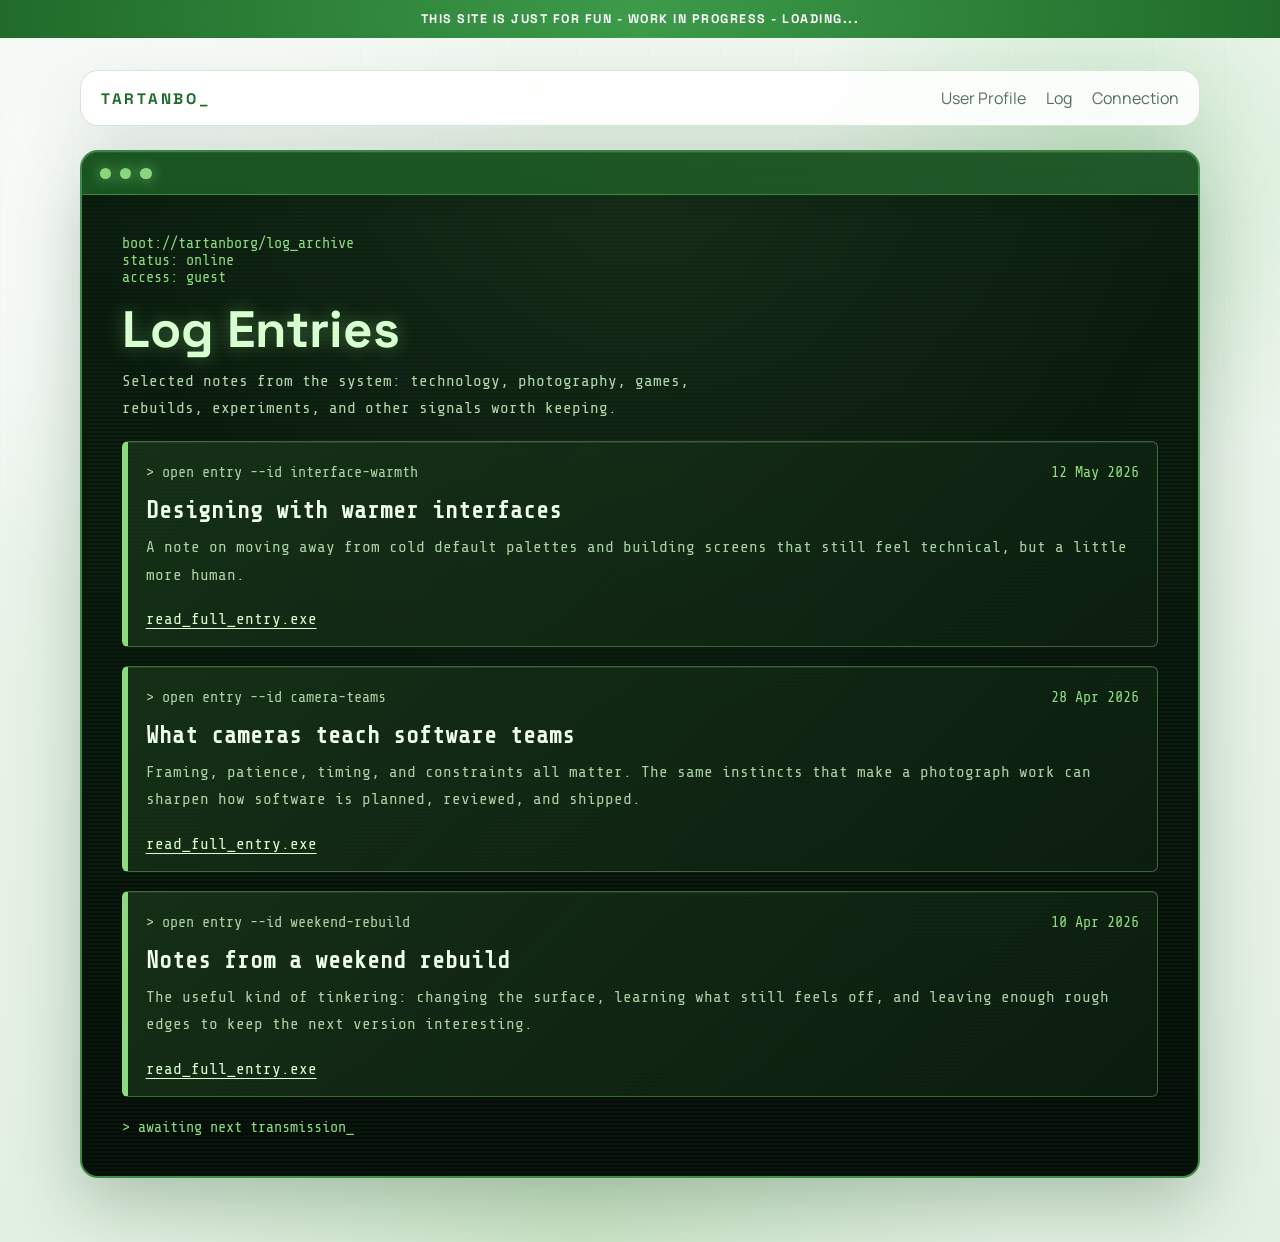
<file: log.html>
<!DOCTYPE html>
<html lang="en">
  <head>
    <meta charset="UTF-8" />
    <meta name="viewport" content="width=device-width, initial-scale=1.0" />
    <meta
      name="description"
      content="Log entries from tartanborg, presented as an old school computer console."
    />
    <title>tartanborg log</title>
    <link rel="preconnect" href="https://fonts.googleapis.com" />
    <link rel="preconnect" href="https://fonts.gstatic.com" crossorigin />
    <link
      href="https://fonts.googleapis.com/css2?family=Manrope:wght@400;500;600;700;800&family=Space+Grotesk:wght@500;700&family=Share+Tech+Mono&display=swap"
      rel="stylesheet"
    />
    <link rel="stylesheet" href="styles.css" />
    <script src="script.js" defer></script>
  </head>
  <body>
    <div class="top-banner">This site is just for fun - WORK IN PROGRESS - LOADING...</div>

    <div class="page-shell">
      <header class="site-header">
        <a class="brand" href="index.html" data-brand-text="tartanborg">tartanborg</a>
        <nav class="site-nav" aria-label="Primary">
          <a href="index.html#about">User Profile</a>
          <a href="log.html" aria-current="page">Log</a>
          <a href="index.html#connect">Connection</a>
        </nav>
      </header>

      <main class="terminal-page">
        <section class="terminal-window" aria-labelledby="log-title">
          <div class="terminal-toolbar" aria-hidden="true">
            <span></span>
            <span></span>
            <span></span>
          </div>

          <div class="terminal-screen">
            <p class="terminal-line">boot://tartanborg/log_archive</p>
            <p class="terminal-line">status: online</p>
            <p class="terminal-line">access: guest</p>
            <h1 id="log-title">Log Entries</h1>
            <p class="terminal-intro">
              Selected notes from the system: technology, photography, games,
              rebuilds, experiments, and other signals worth keeping.
            </p>

            <article class="terminal-entry" id="entry-interface-warmth">
              <header>
                <p class="terminal-command">&gt; open entry --id interface-warmth</p>
                <time datetime="2026-05-12">12 May 2026</time>
              </header>
              <h2>Designing with warmer interfaces</h2>
              <p>
                A note on moving away from cold default palettes and building
                screens that still feel technical, but a little more human.
              </p>
              <a href="#">read_full_entry.exe</a>
            </article>

            <article class="terminal-entry" id="entry-camera-teams">
              <header>
                <p class="terminal-command">&gt; open entry --id camera-teams</p>
                <time datetime="2026-04-28">28 Apr 2026</time>
              </header>
              <h2>What cameras teach software teams</h2>
              <p>
                Framing, patience, timing, and constraints all matter. The same
                instincts that make a photograph work can sharpen how software
                is planned, reviewed, and shipped.
              </p>
              <a href="#">read_full_entry.exe</a>
            </article>

            <article class="terminal-entry" id="entry-weekend-rebuild">
              <header>
                <p class="terminal-command">&gt; open entry --id weekend-rebuild</p>
                <time datetime="2026-04-10">10 Apr 2026</time>
              </header>
              <h2>Notes from a weekend rebuild</h2>
              <p>
                The useful kind of tinkering: changing the surface, learning
                what still feels off, and leaving enough rough edges to keep the
                next version interesting.
              </p>
              <a href="#">read_full_entry.exe</a>
            </article>

            <p class="terminal-line terminal-prompt">&gt; awaiting next transmission_</p>
          </div>
        </section>
      </main>
    </div>
  </body>
</html>
</file>
<file: styles.css>
:root {
  --bg: #f0f7f0;
  --bg-2: #e2f0e2;
  --surface: rgba(255, 255, 255, 0.72);
  --surface-strong: rgba(255, 255, 255, 0.92);
  --surface-soft: rgba(61, 143, 72, 0.09);
  --text: #1a2e1e;
  --muted: #5a6e5c;
  --accent: #3d9b4a;
  --accent-strong: #206b2a;
  --accent-light: #8edb7f;
  --line: rgba(42, 112, 51, 0.18);
  --line-strong: rgba(42, 112, 51, 0.34);
  --shadow: 0 24px 70px rgba(41, 93, 48, 0.14);
}

* {
  box-sizing: border-box;
}

html {
  scroll-behavior: smooth;
}

body {
  margin: 0;
  min-height: 100vh;
  font-family: "Manrope", "Segoe UI Variable", sans-serif;
  color: var(--text);
  background:
    radial-gradient(circle at 14% 18%, rgba(255, 255, 255, 0.92), transparent 26%),
    radial-gradient(circle at 86% 14%, rgba(90, 190, 95, 0.22), transparent 20%),
    radial-gradient(circle at 45% 100%, rgba(160, 207, 148, 0.32), transparent 30%),
    linear-gradient(180deg, var(--bg) 0%, var(--bg-2) 100%);
}

body::before {
  content: "";
  position: fixed;
  inset: 0;
  pointer-events: none;
  background:
    linear-gradient(rgba(42, 112, 51, 0.055) 1px, transparent 1px),
    linear-gradient(90deg, rgba(42, 112, 51, 0.055) 1px, transparent 1px);
  background-size: 72px 72px;
  mask-image: linear-gradient(180deg, rgba(0, 0, 0, 0.32), transparent 82%);
}

a {
  color: inherit;
  text-decoration: none;
}

.top-banner {
  padding: 0.7rem 1rem;
  color: #ffffff;
  background: linear-gradient(90deg, #206b2a, #3d9b4a, #206b2a);
  font-family: "Space Grotesk", sans-serif;
  font-size: 0.78rem;
  font-weight: 700;
  letter-spacing: 0.12em;
  text-align: center;
  text-transform: uppercase;
}

.page-shell {
  width: min(1120px, calc(100% - 2rem));
  margin: 0 auto;
  padding: 1rem 0 4rem;
}

.site-header {
  display: flex;
  align-items: center;
  justify-content: space-between;
  gap: 1rem;
  margin-top: 1rem;
  padding: 1rem 1.25rem;
  background: rgba(255, 255, 255, 0.88);
  border: 1px solid var(--line);
  border-radius: 18px;
  box-shadow: var(--shadow);
  backdrop-filter: blur(22px) saturate(140%);
  position: sticky;
  top: 1rem;
  z-index: 10;
}

.brand {
  font-family: "Space Grotesk", sans-serif;
  font-size: 0.95rem;
  font-weight: 700;
  letter-spacing: 0.18em;
  text-transform: uppercase;
  color: var(--accent-strong);
}

.site-nav {
  display: flex;
  gap: 1.25rem;
  color: var(--muted);
}

.image-carousel,
.bubble,
.contact {
  background:
    linear-gradient(180deg, rgba(255, 255, 255, 0.88), rgba(230, 245, 230, 0.5)),
    var(--surface);
  border: 1px solid var(--line);
  border-radius: 18px;
  box-shadow: var(--shadow);
  backdrop-filter: blur(24px) saturate(150%);
}

.image-carousel {
  position: relative;
  overflow: hidden;
  min-height: clamp(520px, 72vh, 740px);
  margin-top: 1.5rem;
  background: #d8ecd8;
  border-radius: 18px;
}

.carousel-track,
.carousel-slide,
.carousel-slide img {
  position: absolute;
  inset: 0;
}

.carousel-track {
  z-index: 0;
}

.carousel-slide {
  margin: 0;
  opacity: 0;
  transition: opacity 700ms ease;
}

.carousel-slide.is-active {
  opacity: 1;
}

.carousel-slide img {
  width: 100%;
  height: 100%;
  object-fit: cover;
  transform: scale(1.02);
}

.image-carousel::after {
  content: "";
  position: absolute;
  inset: 0;
  background:
    linear-gradient(90deg, rgba(24, 51, 27, 0.62), rgba(24, 51, 27, 0.18) 58%, rgba(24, 51, 27, 0.36)),
    linear-gradient(180deg, rgba(255, 255, 255, 0.05), rgba(21, 55, 26, 0.36));
  z-index: 1;
}

.carousel-copy {
  position: relative;
  z-index: 2;
  max-width: 680px;
  padding: clamp(2rem, 8vw, 5.5rem);
  color: #ffffff;
}

.carousel-copy p:not(.eyebrow) {
  max-width: 48ch;
  margin-bottom: 0;
  color: rgba(255, 255, 255, 0.86);
  font-size: 1.08rem;
  line-height: 1.8;
}

.carousel-slide figcaption {
  position: absolute;
  right: clamp(1rem, 4vw, 2.25rem);
  bottom: clamp(5.5rem, 8vw, 7rem);
  z-index: 2;
  width: min(340px, calc(100% - 2rem));
  padding: 1rem 1.15rem;
  color: #ffffff;
  background: rgba(255, 255, 255, 0.14);
  border: 1px solid rgba(255, 255, 255, 0.28);
  border-radius: 12px;
  backdrop-filter: blur(18px) saturate(140%);
}

.carousel-slide figcaption span {
  display: block;
  margin-bottom: 0.4rem;
  font-family: "Space Grotesk", sans-serif;
  font-size: 0.72rem;
  font-weight: 700;
  letter-spacing: 0.18em;
  text-transform: uppercase;
}

.carousel-slide figcaption strong {
  display: block;
  font-size: 1.05rem;
  line-height: 1.35;
}

.carousel-controls {
  position: absolute;
  left: clamp(1.25rem, 8vw, 5.5rem);
  bottom: clamp(1.25rem, 4vw, 2.25rem);
  z-index: 3;
  display: flex;
  align-items: center;
  gap: 0.8rem;
}

.carousel-button,
.carousel-dots button {
  border: 1px solid rgba(255, 255, 255, 0.44);
  cursor: pointer;
  backdrop-filter: blur(16px) saturate(140%);
}

.carousel-button {
  display: inline-flex;
  align-items: center;
  justify-content: center;
  width: 46px;
  aspect-ratio: 1;
  border-radius: 50%;
  color: #ffffff;
  background: rgba(255, 255, 255, 0.18);
  font: inherit;
  font-size: 1.1rem;
  transition:
    transform 180ms ease,
    background-color 180ms ease;
}

.carousel-button:hover {
  transform: translateY(-2px);
  background: rgba(255, 255, 255, 0.28);
}

.carousel-dots {
  display: flex;
  align-items: center;
  gap: 0.45rem;
  padding: 0.4rem 0.5rem;
  background: rgba(255, 255, 255, 0.14);
  border: 1px solid rgba(255, 255, 255, 0.28);
  border-radius: 999px;
  backdrop-filter: blur(16px) saturate(140%);
}

.carousel-dots button {
  width: 0.62rem;
  height: 0.62rem;
  padding: 0;
  border-radius: 50%;
  background: rgba(255, 255, 255, 0.48);
}

.carousel-dots button.is-active {
  width: 1.65rem;
  border-radius: 999px;
  background: #ffffff;
}

.section-label {
  margin: 0 0 0.85rem;
  color: var(--accent);
  font-family: "Share Tech Mono", monospace;
  font-size: 0.82rem;
  font-weight: 400;
  letter-spacing: 0.04em;
}

.section-label::before {
  content: "> ";
  color: var(--accent-light);
}

.eyebrow {
  margin: 0 0 1rem;
  color: var(--accent-strong);
  font-family: "Space Grotesk", sans-serif;
  font-size: 0.8rem;
  font-weight: 700;
  letter-spacing: 0.2em;
  text-transform: uppercase;
}

.carousel-copy .eyebrow {
  color: var(--accent-light);
}

h1,
h2,
p {
  margin-top: 0;
}

h1 {
  max-width: 11ch;
  margin-bottom: 1.25rem;
  font-family: "Space Grotesk", sans-serif;
  font-size: 5.8rem;
  line-height: 0.92;
  letter-spacing: 0;
  color: var(--accent-light);
}

.button {
  display: inline-flex;
  align-items: center;
  justify-content: center;
  min-height: 48px;
  padding: 0.85rem 1.3rem;
  border: 1px solid var(--line);
  border-radius: 999px;
  font: inherit;
  font-weight: 700;
  cursor: pointer;
  transition:
    transform 180ms ease,
    background-color 180ms ease,
    border-color 180ms ease,
    box-shadow 180ms ease;
}

.button:hover {
  transform: translateY(-2px);
  box-shadow: 0 12px 26px rgba(61, 155, 74, 0.18);
}

.button-primary {
  background: linear-gradient(180deg, #56b861, #2f873b);
  color: #ffffff;
  border-color: rgba(32, 107, 42, 0.28);
  box-shadow: inset 0 1px 0 rgba(255, 255, 255, 0.38);
}

.button-primary:hover {
  background: linear-gradient(180deg, #63c76d, #3d9b4a);
}

.button-secondary {
  background: rgba(255, 255, 255, 0.56);
  color: #1a2e1e;
}

.social-links {
  display: grid;
  grid-template-columns: repeat(3, minmax(0, 1fr));
  gap: 0.75rem;
  margin-top: 1.1rem;
}

.social-links a {
  display: flex;
  flex-direction: column;
  gap: 0.25rem;
  padding: 0.85rem 1rem;
  color: var(--text);
  background: rgba(255, 255, 255, 0.58);
  border: 1px solid var(--line);
  border-left: 3px solid var(--accent);
  border-radius: 10px;
  font-family: "Manrope", sans-serif;
  font-size: 0.94rem;
  font-weight: 800;
  transition:
    transform 180ms ease,
    background-color 180ms ease,
    border-left-color 180ms ease;
}

.social-links a:hover {
  transform: translateX(4px);
  background: rgba(255, 255, 255, 0.88);
  border-left-color: var(--accent-light);
}

.social-icon {
  color: var(--accent);
  font-family: "Share Tech Mono", monospace;
  font-size: 0.72rem;
  font-weight: 400;
  letter-spacing: 0.04em;
}

.social-icon::before {
  content: "> ";
  color: var(--accent-light);
}

.info-bubbles {
  display: grid;
  grid-template-columns: minmax(0, 1fr) minmax(320px, 0.86fr);
  gap: clamp(1rem, 3vw, 1.5rem);
  margin: 1.5rem 0;
  align-items: stretch;
}

.bubble,
.contact {
  padding: 0;
}

.bubble-body,
.contact-body {
  padding: clamp(1.6rem, 4vw, 2.6rem);
}

.contact-body {
  padding: 1.5rem clamp(1.5rem, 4vw, 3rem) 2rem;
}

.bubble p:last-child,
.contact p {
  color: var(--muted);
  line-height: 1.75;
}

.bubble h2,
.contact h2 {
  margin-bottom: 0.9rem;
  font-size: 2rem;
  line-height: 1.15;
}

.bubble {
  min-height: 320px;
}

.card-toolbar {
  display: flex;
  gap: 0.55rem;
  padding: 0.72rem 1.1rem;
  background: linear-gradient(90deg, rgba(32, 107, 42, 0.1), rgba(61, 155, 74, 0.05));
  border-bottom: 1px solid var(--line);
  border-radius: inherit;
  border-bottom-left-radius: 0;
  border-bottom-right-radius: 0;
}

.card-toolbar span {
  width: 0.65rem;
  aspect-ratio: 1;
  border-radius: 50%;
  background: var(--accent-light);
  box-shadow: 0 0 8px rgba(142, 219, 127, 0.45);
}

.image-carousel .card-toolbar {
  position: relative;
  z-index: 4;
  background: linear-gradient(90deg, rgba(9, 28, 13, 0.86), rgba(3, 14, 6, 0.72));
  border-bottom: 1px solid rgba(86, 184, 97, 0.48);
}

.image-carousel .card-toolbar span {
  background: #8edb7f;
  box-shadow: 0 0 14px rgba(142, 219, 127, 0.72);
}

.bubble-posts {
  background:
    linear-gradient(180deg, rgba(255, 255, 255, 0.88), rgba(222, 241, 213, 0.62)),
    var(--surface);
}

.post-list {
  display: grid;
  gap: 0.85rem;
  margin: 1.2rem 0 0;
  padding: 0;
  list-style: none;
}

.post-list a {
  display: grid;
  gap: 0.35rem;
  padding: 1rem 1.1rem;
  background: rgba(255, 255, 255, 0.58);
  border: 1px solid rgba(42, 112, 51, 0.14);
  border-radius: 10px;
  transition:
    transform 180ms ease,
    border-color 180ms ease,
    background-color 180ms ease;
}

.post-list a:hover {
  transform: translateX(4px);
  background: rgba(255, 255, 255, 0.82);
  border-color: var(--line-strong);
}

.post-list span {
  font-weight: 800;
}

.post-list time {
  color: var(--accent);
  font-family: "Share Tech Mono", monospace;
  font-size: 0.8rem;
}

.contact {
  overflow: hidden;
}

.terminal-page {
  margin-top: 1.5rem;
}

.terminal-window {
  overflow: hidden;
  background:
    linear-gradient(180deg, rgba(9, 28, 13, 0.96), rgba(3, 14, 6, 0.96)),
    #061307;
  border: 2px solid rgba(86, 184, 97, 0.72);
  border-radius: 18px;
  box-shadow:
    inset 0 1px 0 rgba(255, 255, 255, 0.16),
    0 24px 70px rgba(19, 70, 26, 0.28);
}

.terminal-toolbar {
  display: flex;
  gap: 0.55rem;
  padding: 0.95rem 1.1rem;
  background: linear-gradient(90deg, rgba(32, 107, 42, 0.72), rgba(61, 155, 74, 0.48));
  border-bottom: 1px solid rgba(142, 219, 127, 0.36);
}

.terminal-toolbar span {
  width: 0.72rem;
  aspect-ratio: 1;
  border-radius: 50%;
  background: #8edb7f;
  box-shadow: 0 0 14px rgba(142, 219, 127, 0.72);
}

.terminal-screen {
  position: relative;
  padding: clamp(1.3rem, 4vw, 2.5rem);
  color: #bdf7ac;
  font-family: "Share Tech Mono", "SFMono-Regular", Consolas, monospace;
}

.terminal-screen::before {
  content: "";
  position: absolute;
  inset: 0;
  pointer-events: none;
  background:
    linear-gradient(rgba(255, 255, 255, 0.035) 50%, transparent 50%),
    radial-gradient(circle at 50% 0%, rgba(142, 219, 127, 0.16), transparent 48%);
  background-size: 100% 4px, 100% 100%;
  mix-blend-mode: screen;
  opacity: 0.46;
}

.terminal-screen > * {
  position: relative;
  z-index: 1;
}

.terminal-line,
.terminal-command,
.terminal-entry time {
  margin: 0;
  color: #8edb7f;
  font-size: 0.95rem;
  letter-spacing: 0;
}

.terminal-screen h1 {
  max-width: none;
  margin: 1.1rem 0 0.8rem;
  color: #d7ffd0;
  font-size: 3.2rem;
  line-height: 1;
  text-shadow: 0 0 18px rgba(142, 219, 127, 0.4);
}

.terminal-intro {
  max-width: 70ch;
  color: rgba(215, 255, 208, 0.82);
  line-height: 1.7;
}

.terminal-entry {
  margin-top: 1.2rem;
  padding: 1.1rem;
  background:
    linear-gradient(135deg, rgba(142, 219, 127, 0.12), rgba(255, 255, 255, 0.03)),
    rgba(4, 24, 8, 0.72);
  border: 1px solid rgba(142, 219, 127, 0.36);
  border-left: 6px solid var(--accent-light);
  border-radius: 6px;
  box-shadow: inset 0 1px 0 rgba(255, 255, 255, 0.08);
}

.terminal-entry header {
  display: flex;
  align-items: center;
  justify-content: space-between;
  gap: 1rem;
  margin-bottom: 0.7rem;
}

.terminal-entry h2 {
  margin-bottom: 0.6rem;
  color: #f1ffed;
  font-size: 1.45rem;
  line-height: 1.2;
}

.terminal-entry p {
  color: rgba(215, 255, 208, 0.78);
  line-height: 1.7;
}

.terminal-entry a {
  display: inline-flex;
  margin-top: 0.35rem;
  color: #d7ffd0;
  text-decoration: underline;
  text-underline-offset: 0.28rem;
}

.terminal-prompt {
  margin-top: 1.4rem;
  animation: terminal-blink 1.1s steps(2, start) infinite;
}

@keyframes terminal-blink {
  50% {
    opacity: 0.42;
  }
}

@media (max-width: 800px) {
  .info-bubbles {
    grid-template-columns: 1fr;
  }

  .social-links {
    grid-template-columns: 1fr;
  }

  .site-header,
  .site-nav,
  .carousel-controls {
    flex-direction: column;
    align-items: flex-start;
  }

  h1 {
    max-width: 12ch;
    font-size: 3.35rem;
  }

  .image-carousel {
    min-height: 640px;
  }

  .carousel-slide figcaption {
    right: 1rem;
    bottom: 1rem;
  }

  .carousel-controls {
    left: 1rem;
    bottom: 7.2rem;
  }

  .terminal-entry header {
    align-items: flex-start;
    flex-direction: column;
  }

  .terminal-screen h1 {
    font-size: 2.45rem;
  }
}
</file>
